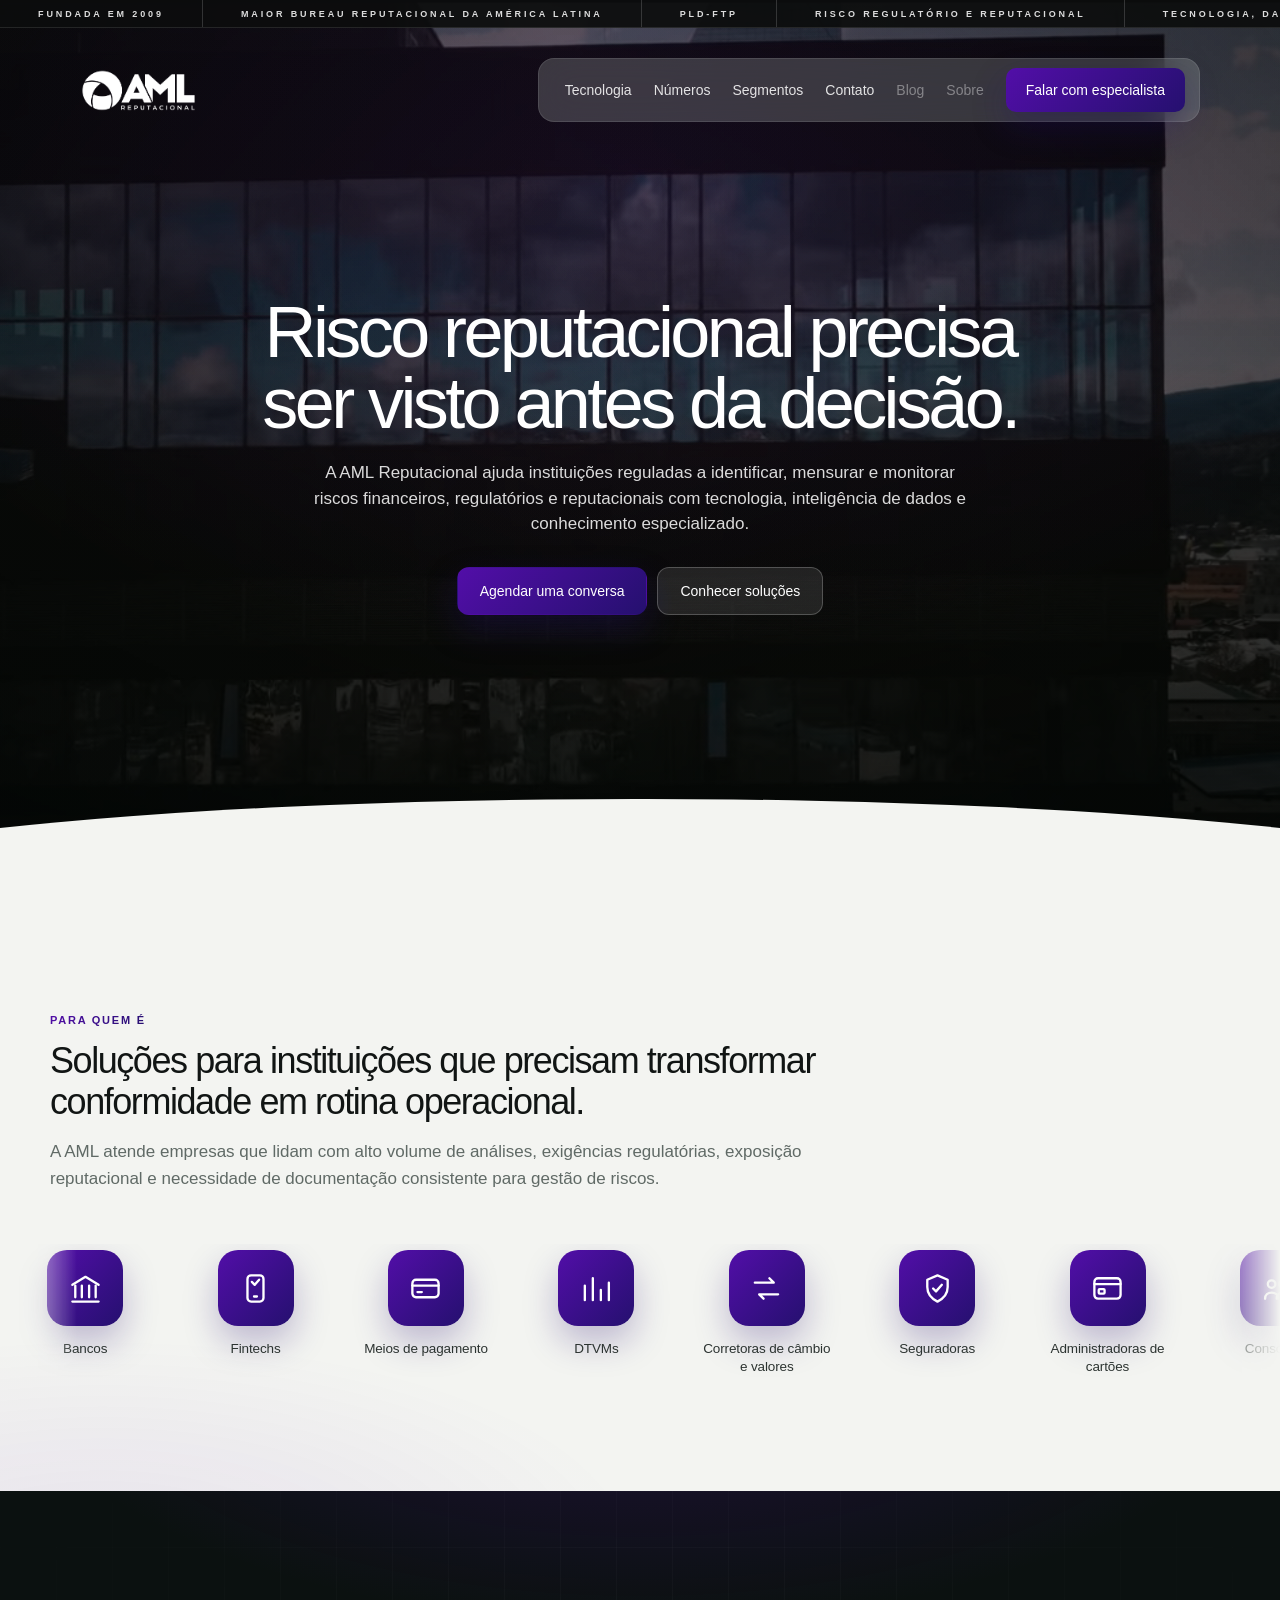
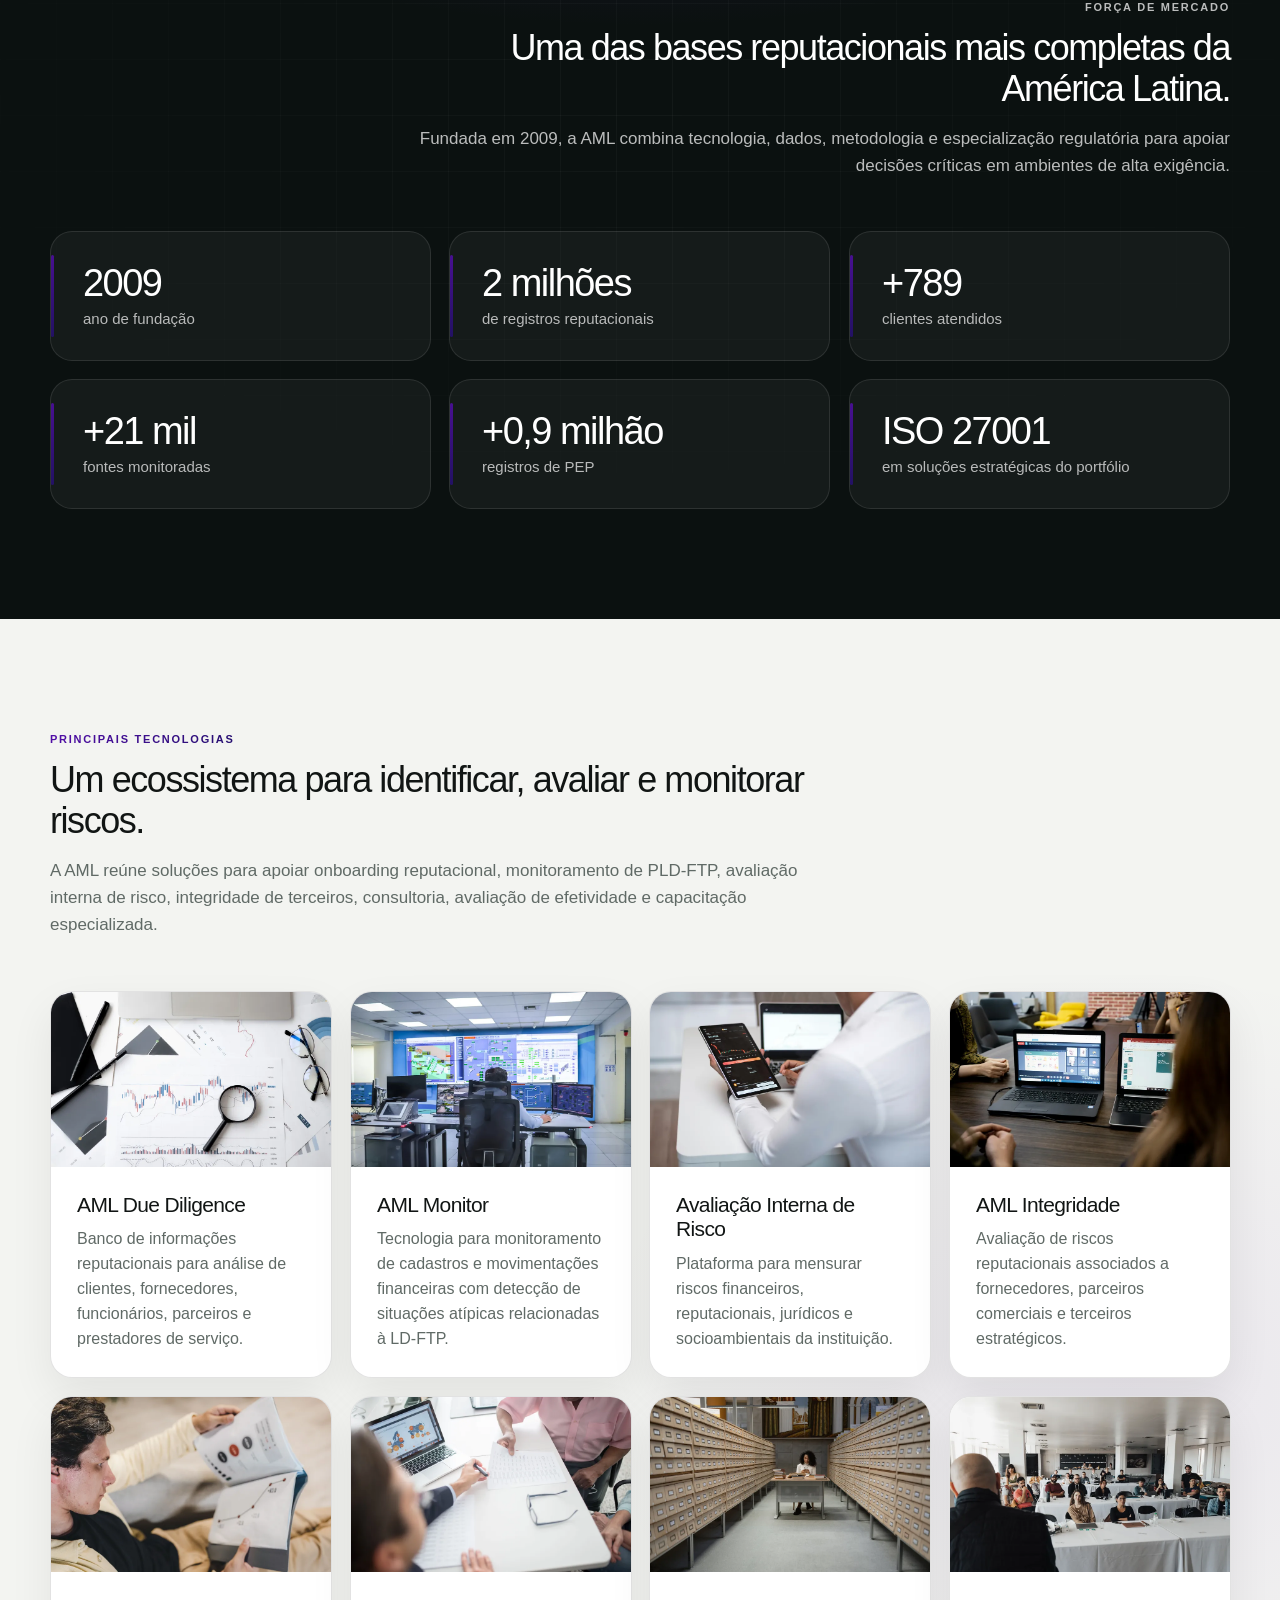
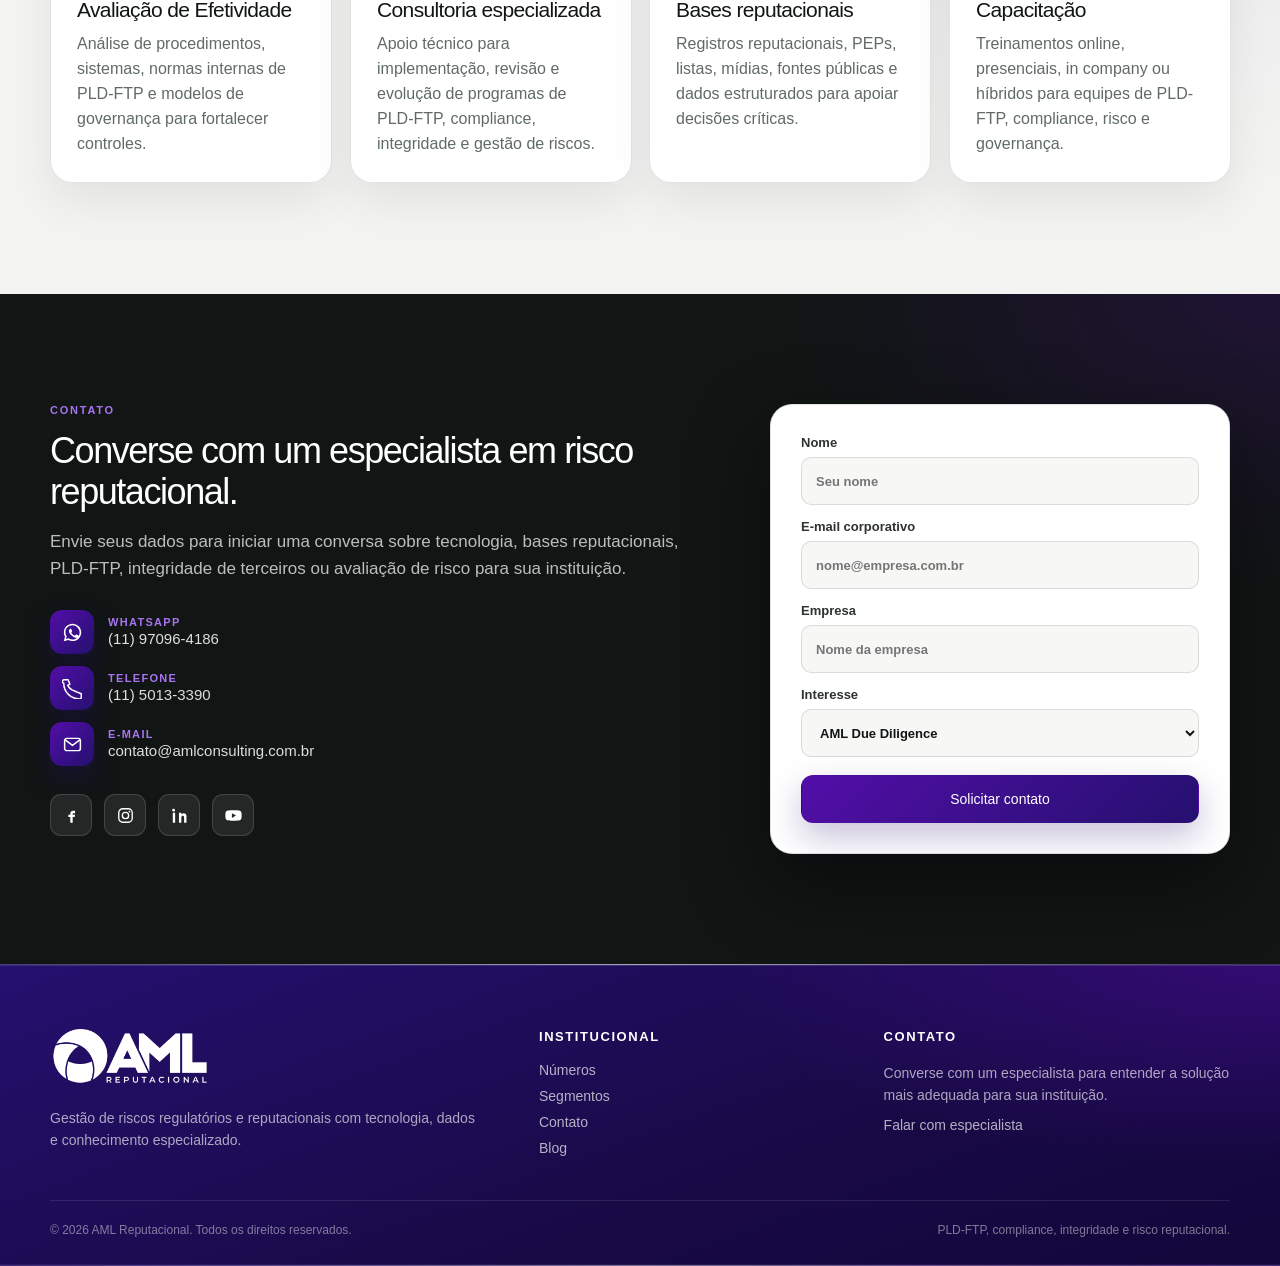
<file: index.html>
<!DOCTYPE html>
<html lang="pt-BR">
<head>
  <meta charset="UTF-8" />
  <meta name="viewport" content="width=device-width, initial-scale=1.0" />
  <title>AML Reputacional | Gestão de riscos regulatórios e reputacionais</title>
  <meta name="description" content="Tecnologia, dados e especialistas para PLD-FTP, integridade e gestão de riscos regulatórios e reputacionais." />
  <meta name="theme-color" content="#050807" />
  <link rel="icon" href="assets/favicon.ico" sizes="any" />
  <link rel="icon" type="image/png" sizes="32x32" href="assets/favicon-32x32.png" />
  <link rel="apple-touch-icon" href="assets/apple-touch-icon.png" />
  <link rel="preload" as="image" href="assets/hero-poster.jpg" fetchpriority="high" />
  <link rel="stylesheet" href="style.css?v=20" />
</head>
<body>
  <main>
    <section id="inicio" class="hero" aria-label="Apresentação AML Reputacional">
      <video class="hero-video" poster="assets/hero-poster.jpg" autoplay muted loop playsinline preload="metadata" aria-hidden="true">
        <source src="assets/hero-video.mp4" type="video/mp4" />
        <source src="assets/hero-video.webm" type="video/webm" />
      </video>
      <div class="hero-overlay" aria-hidden="true"></div>
      <div class="hero-fade" aria-hidden="true"></div>

      <div class="trust-bar" aria-label="Diferenciais da AML">
        <div class="trust-track">
          <span>Fundada em 2009</span>
          <span>Maior bureau reputacional da América Latina</span>
          <span>PLD-FTP</span>
          <span>Risco regulatório e reputacional</span>
          <span>Tecnologia, dados e especialistas</span>
          <span>Inteligência para decisões críticas</span>
          <span>Fundada em 2009</span>
          <span>Maior bureau reputacional da América Latina</span>
          <span>PLD-FTP</span>
          <span>Risco regulatório e reputacional</span>
          <span>Tecnologia, dados e especialistas</span>
          <span>Inteligência para decisões críticas</span>
        </div>
      </div>

      <header class="site-header">
        <a class="brand" href="#inicio" aria-label="AML Reputacional">
          <img src="assets/logo-aml-reputacional-branca.png" alt="AML Reputacional" width="146" height="53" />
        </a>

        <div class="site-menu">
          <button class="nav-toggle" type="button" aria-label="Abrir menu" aria-expanded="false" aria-controls="primary-nav">
            <span></span><span></span><span></span>
          </button>

          <nav class="nav-links" id="primary-nav" aria-label="Menu principal">
            <a href="#solucoes">Tecnologia</a>
            <a href="#forca">Números</a>
            <a href="#segmentos">Segmentos</a>
            <a href="#contato">Contato</a>
            <a href="#" class="disabled" aria-disabled="true">Blog</a>
            <a href="#" class="disabled" aria-disabled="true">Sobre</a>
          </nav>

          <a class="header-cta" href="#contato">Falar com especialista</a>
        </div>
      </header>

      <div class="hero-content">
        <h1>Risco reputacional precisa ser visto antes da decisão.</h1>
        <p class="hero-description">
          A AML Reputacional ajuda instituições reguladas a identificar, mensurar e monitorar riscos financeiros, regulatórios e reputacionais com tecnologia, inteligência de dados e conhecimento especializado.
        </p>
        <div class="hero-actions">
          <a href="#contato" class="button primary">Agendar uma conversa</a>
          <a href="#solucoes" class="button secondary">Conhecer soluções</a>
        </div>
      </div>
    </section>

    <section id="segmentos" class="section segments">
      <div class="container">
        <div class="section-heading compact" data-reveal>
          <p class="eyebrow dark">Para quem é</p>
          <h2>Soluções para instituições que precisam transformar conformidade em rotina operacional.</h2>
          <p>
            A AML atende empresas que lidam com alto volume de análises, exigências regulatórias, exposição reputacional e necessidade de documentação consistente para gestão de riscos.
          </p>
        </div>

      </div>

      <div class="segments-marquee" aria-label="Segmentos atendidos" data-reveal>
        <div class="segments-track" id="segments-track"></div>
      </div>
    </section>

    <section id="forca" class="section proof">
      <div class="container">
        <div class="section-heading compact light align-right" data-reveal>
          <p class="eyebrow light">Força de mercado</p>
          <h2>Uma das bases reputacionais mais completas da América Latina.</h2>
          <p>
            Fundada em 2009, a AML combina tecnologia, dados, metodologia e especialização regulatória para apoiar decisões críticas em ambientes de alta exigência.
          </p>
        </div>

        <div class="metrics-grid" data-reveal-group>
          <div class="metric"><strong data-count="2009" data-suffix="" data-plain="1">2009</strong><span>ano de fundação</span></div>
          <div class="metric"><strong data-count="2" data-suffix=" milhões">2 milhões</strong><span>de registros reputacionais</span></div>
          <div class="metric"><strong data-count="1000" data-prefix="+" data-sep="1">+1.000</strong><span>clientes atendidos</span></div>
          <div class="metric"><strong data-count="26" data-prefix="+" data-suffix=" mil">+26 mil</strong><span>fontes monitoradas</span></div>
          <div class="metric"><strong data-count="1.2" data-prefix="+" data-suffix=" milhão" data-decimals="1">+1,2 milhão</strong><span>registros de PEP</span></div>
          <div class="metric"><strong data-plain="1">ISO 27001</strong><span>em soluções estratégicas do portfólio</span></div>
        </div>
      </div>
    </section>

    <section id="solucoes" class="section solutions">
      <div class="container">
        <div class="section-heading" data-reveal>
          <p class="eyebrow dark">Principais tecnologias</p>
          <h2>Um ecossistema para identificar, avaliar e monitorar riscos.</h2>
          <p>
            A AML reúne soluções para apoiar onboarding reputacional, monitoramento de PLD-FTP, avaliação interna de risco, integridade de terceiros, consultoria, avaliação de efetividade e capacitação especializada.
          </p>
        </div>

        <div class="cards-grid" data-reveal-group>
          <article class="card">
            <figure class="card-media">
              <img src="assets/cards/01-due-diligence.webp" alt="AML Due Diligence" loading="lazy" width="900" height="563" />
            </figure>
            <div class="card-body">
              <h3>AML Due Diligence</h3>
              <p>Banco de informações reputacionais para análise de clientes, fornecedores, funcionários, parceiros e prestadores de serviço.</p>
            </div>
          </article>
          <article class="card">
            <figure class="card-media">
              <img src="assets/cards/02-monitor.webp" alt="AML Monitor" loading="lazy" width="900" height="563" />
            </figure>
            <div class="card-body">
              <h3>AML Monitor</h3>
              <p>Tecnologia para monitoramento de cadastros e movimentações financeiras com detecção de situações atípicas relacionadas à LD-FTP.</p>
            </div>
          </article>
          <article class="card">
            <figure class="card-media">
              <img src="assets/cards/03-avaliacao-risco.webp" alt="Avaliação Interna de Risco" loading="lazy" width="900" height="563" />
            </figure>
            <div class="card-body">
              <h3>Avaliação Interna de Risco</h3>
              <p>Plataforma para mensurar riscos financeiros, reputacionais, jurídicos e socioambientais da instituição.</p>
            </div>
          </article>
          <article class="card">
            <figure class="card-media">
              <img src="assets/cards/04-integridade.webp" alt="AML Integridade" loading="lazy" width="900" height="563" />
            </figure>
            <div class="card-body">
              <h3>AML Integridade</h3>
              <p>Avaliação de riscos reputacionais associados a fornecedores, parceiros comerciais e terceiros estratégicos.</p>
            </div>
          </article>
          <article class="card">
            <figure class="card-media">
              <img src="assets/cards/05-avaliacao-efetividade.webp" alt="Avaliação de Efetividade" loading="lazy" width="900" height="563" />
            </figure>
            <div class="card-body">
              <h3>Avaliação de Efetividade</h3>
              <p>Análise de procedimentos, sistemas, normas internas de PLD-FTP e modelos de governança para fortalecer controles.</p>
            </div>
          </article>
          <article class="card">
            <figure class="card-media">
              <img src="assets/cards/06-consultoria.webp" alt="Consultoria especializada" loading="lazy" width="900" height="563" />
            </figure>
            <div class="card-body">
              <h3>Consultoria especializada</h3>
              <p>Apoio técnico para implementação, revisão e evolução de programas de PLD-FTP, compliance, integridade e gestão de riscos.</p>
            </div>
          </article>
          <article class="card">
            <figure class="card-media">
              <img src="assets/cards/07-bases-reputacionais.webp" alt="Bases reputacionais" loading="lazy" width="900" height="563" />
            </figure>
            <div class="card-body">
              <h3>Bases reputacionais</h3>
              <p>Registros reputacionais, PEPs, listas, mídias, fontes públicas e dados estruturados para apoiar decisões críticas.</p>
            </div>
          </article>
          <article class="card">
            <figure class="card-media">
              <img src="assets/cards/08-capacitacao.webp" alt="Capacitação" loading="lazy" width="900" height="563" />
            </figure>
            <div class="card-body">
              <h3>Capacitação</h3>
              <p>Treinamentos online, presenciais, in company ou híbridos para equipes de PLD-FTP, compliance, risco e governança.</p>
            </div>
          </article>
        </div>
      </div>
    </section>

    <section id="contato" class="section contact">
      <div class="container contact-grid">
        <div data-reveal>
          <p class="eyebrow light">Contato</p>
          <h2>Converse com um especialista em risco reputacional.</h2>
          <p>
            Envie seus dados para iniciar uma conversa sobre tecnologia, bases reputacionais, PLD-FTP, integridade de terceiros ou avaliação de risco para sua instituição.
          </p>

          <ul class="contact-channels">
            <li>
              <a href="https://wa.me/5511970964186" target="_blank" rel="noopener">
                <span class="channel-icon" aria-hidden="true">
                  <svg viewBox="0 0 24 24" fill="currentColor"><path d="M12.04 2C6.58 2 2.13 6.45 2.13 11.91c0 1.75.46 3.45 1.32 4.95L2 22l5.25-1.38a9.9 9.9 0 0 0 4.79 1.22h.01c5.46 0 9.91-4.45 9.91-9.91 0-2.65-1.03-5.14-2.9-7.01A9.82 9.82 0 0 0 12.04 2Zm0 1.8c2.16 0 4.19.84 5.72 2.37a8.06 8.06 0 0 1 2.37 5.72c0 4.46-3.63 8.09-8.1 8.09a8.1 8.1 0 0 1-4.13-1.13l-.3-.18-3.12.82.83-3.04-.19-.31a8.05 8.05 0 0 1-1.24-4.3c0-4.46 3.63-8.09 8.1-8.09l-.64-.66Zm-2.47 4.04c-.18 0-.47.07-.72.34-.25.27-.95.93-.95 2.27s.97 2.63 1.11 2.81c.14.18 1.92 2.93 4.66 4.11.65.28 1.16.45 1.55.58.65.21 1.25.18 1.72.11.52-.08 1.62-.66 1.85-1.3.23-.64.23-1.18.16-1.3-.07-.11-.25-.18-.53-.32-.27-.14-1.62-.8-1.87-.89-.25-.09-.43-.14-.62.14-.18.27-.71.89-.87 1.07-.16.18-.32.2-.59.07-.27-.14-1.15-.42-2.19-1.35-.81-.72-1.36-1.62-1.52-1.89-.16-.27-.02-.42.12-.55.12-.12.27-.32.41-.48.13-.16.18-.27.27-.46.09-.18.05-.34-.02-.48-.07-.14-.62-1.49-.85-2.04-.22-.53-.45-.46-.62-.47l-.53-.01Z"/></svg>
                </span>
                <span class="channel-text"><strong>WhatsApp</strong>(11) 97096-4186</span>
              </a>
            </li>
            <li>
              <a href="tel:+551150133390">
                <span class="channel-icon" aria-hidden="true">
                  <svg viewBox="0 0 24 24" fill="none" stroke="currentColor" stroke-width="1.7" stroke-linecap="round" stroke-linejoin="round"><path d="M4 4h4l2 5-2.5 1.5a11 11 0 0 0 5 5L18 18l5 2v4a2 2 0 0 1-2 2A18 18 0 0 1 3 8a2 2 0 0 1 1-4Z" transform="translate(-1 -2)"/></svg>
                </span>
                <span class="channel-text"><strong>Telefone</strong>(11) 5013-3390</span>
              </a>
            </li>
            <li>
              <a href="mailto:contato@amlconsulting.com.br">
                <span class="channel-icon" aria-hidden="true">
                  <svg viewBox="0 0 24 24" fill="none" stroke="currentColor" stroke-width="1.7" stroke-linecap="round" stroke-linejoin="round"><rect x="3" y="5" width="18" height="14" rx="2.5"/><path d="m4 7 8 6 8-6"/></svg>
                </span>
                <span class="channel-text"><strong>E-mail</strong>contato@amlconsulting.com.br</span>
              </a>
            </li>
          </ul>

          <div class="contact-social" aria-label="Redes sociais">
            <a href="#" aria-label="Facebook">
              <svg viewBox="0 0 24 24" fill="currentColor" aria-hidden="true"><path d="M14 9h2.5V6H14c-2.2 0-3.5 1.4-3.5 3.6V11H8v3h2.5v7h3v-7H16l.5-3h-3V9.8c0-.6.3-.8.9-.8Z"/></svg>
            </a>
            <a href="#" aria-label="Instagram">
              <svg viewBox="0 0 24 24" fill="none" stroke="currentColor" stroke-width="1.7"><rect x="3.5" y="3.5" width="17" height="17" rx="5"/><circle cx="12" cy="12" r="4"/><circle cx="17" cy="7" r="1.1" fill="currentColor" stroke="none"/></svg>
            </a>
            <a href="#" aria-label="LinkedIn">
              <svg viewBox="0 0 24 24" fill="currentColor" aria-hidden="true"><path d="M6.5 8.5h-3V21h3V8.5ZM5 3.5A1.8 1.8 0 1 0 5 7a1.8 1.8 0 0 0 0-3.5ZM21 13.6c0-3-1.6-4.4-3.8-4.4-1.7 0-2.5.95-2.9 1.6V8.5h-3V21h3v-6.6c0-1.4.8-2.1 1.8-2.1s1.7.7 1.7 2.1V21h3v-7.4Z"/></svg>
            </a>
            <a href="#" aria-label="YouTube">
              <svg viewBox="0 0 24 24" fill="currentColor" aria-hidden="true"><path d="M22 8.2a3 3 0 0 0-2.1-2.1C18 5.5 12 5.5 12 5.5s-6 0-7.9.6A3 3 0 0 0 2 8.2 31 31 0 0 0 1.7 12 31 31 0 0 0 2 15.8a3 3 0 0 0 2.1 2.1c1.9.6 7.9.6 7.9.6s6 0 7.9-.6a3 3 0 0 0 2.1-2.1c.3-1.2.3-3.8.3-3.8s0-2.6-.3-3.8ZM10 15V9l5.2 3-5.2 3Z"/></svg>
            </a>
          </div>
        </div>

        <form class="form" data-reveal>
          <label>Nome<input type="text" name="nome" placeholder="Seu nome" /></label>
          <label>E-mail corporativo<input type="email" name="email" placeholder="nome@empresa.com.br" /></label>
          <label>Empresa<input type="text" name="empresa" placeholder="Nome da empresa" /></label>
          <label>Interesse
            <select name="interesse">
              <option>AML Due Diligence</option>
              <option>AML Monitor</option>
              <option>Avaliação Interna de Risco</option>
              <option>AML Integridade</option>
              <option>Avaliação de Efetividade</option>
              <option>Consultoria especializada</option>
              <option>Bases reputacionais</option>
              <option>Capacitação</option>
              <option>Outros</option>
            </select>
          </label>
          <button class="button form-button" type="button">Solicitar contato</button>
        </form>
      </div>
    </section>
  </main>

  <footer class="footer">
    <div class="container footer-grid">
      <div class="footer-brand">
        <img src="assets/logo-aml-reputacional-branca.png" alt="AML Reputacional" width="160" height="58" loading="lazy" />
        <p>Gestão de riscos regulatórios e reputacionais com tecnologia, dados e conhecimento especializado.</p>
      </div>

      <div class="footer-column">
        <h4>Institucional</h4>
        <a href="#forca">Números</a>
        <a href="#segmentos">Segmentos</a>
        <a href="#contato">Contato</a>
        <a href="#">Blog</a>
      </div>

      <div class="footer-column">
        <h4>Contato</h4>
        <p>Converse com um especialista para entender a solução mais adequada para sua instituição.</p>
        <a href="#contato">Falar com especialista</a>
      </div>
    </div>

    <div class="container footer-bottom">
      <span>© 2026 AML Reputacional. Todos os direitos reservados.</span>
      <span>PLD-FTP, compliance, integridade e risco reputacional.</span>
    </div>
  </footer>

  <script>
  (function () {
    "use strict";
    var reduce = window.matchMedia("(prefers-reduced-motion: reduce)").matches;

    /* ---------- Segments infinite marquee ----------
       Minimalist line icons (24x24, currentColor stroke) per segment. */
    var SEGMENTS = [
      { label: "Bancos", icon: '<path d="M3 9.5 12 4l9 5.5"/><path d="M5 10v8M9.5 10v8M14.5 10v8M19 10v8"/><path d="M3 21h18"/>' },
      { label: "Fintechs", icon: '<rect x="6.5" y="3" width="11" height="18" rx="2.5"/><path d="M9.5 7.5l2 2 3-3.5"/><path d="M11 17.5h2"/>' },
      { label: "Meios de pagamento", icon: '<rect x="3" y="6" width="18" height="12" rx="2.5"/><path d="M3 10h18"/><path d="M6.5 14.5h3"/>' },
      { label: "DTVMs", icon: '<path d="M4 20V10M9.5 20V5M15 20v-7M20.5 20V8"/>' },
      { label: "Corretoras de câmbio e valores", icon: '<path d="M4 8h13l-3-3M20 16H7l3 3"/>' },
      { label: "Seguradoras", icon: '<path d="M12 3l7 3v5c0 4.5-3 8-7 10-4-2-7-5.5-7-10V6z"/><path d="M9 12l2 2 4-4.5"/>' },
      { label: "Administradoras de cartões", icon: '<rect x="3" y="5" width="18" height="14" rx="2.5"/><path d="M3 9h18"/><rect x="6" y="12.5" width="4" height="3" rx="0.6"/>' },
      { label: "Consórcios", icon: '<circle cx="8" cy="9" r="2.6"/><circle cx="16" cy="9" r="2.6"/><path d="M3.5 19c0-2.6 2-4.2 4.5-4.2S12.5 16.4 12.5 19M11.5 19c0-2.6 2-4.2 4.5-4.2s4.5 1.6 4.5 4.2"/>' },
      { label: "Capitalização", icon: '<path d="M4 11c0-3 3-5 7-5 1.5 0 2.8.3 4 .8L18.5 5 19 9c.7.8 1 1.8 1 2.8 0 3.4-3.5 5.7-8 5.7-1 0-2-.1-2.9-.4L7 19v-2.4C5.2 15.5 4 13.4 4 11Z"/><path d="M8 9.5h.01"/>' },
      { label: "Assets e resseguradoras", icon: '<path d="M12 3l8 4-8 4-8-4z"/><path d="M4 11.5l8 4 8-4M4 16l8 4 8-4"/>' },
      { label: "Previdência complementar", icon: '<circle cx="12" cy="12" r="8"/><path d="M12 7.5V12l3 2"/>' },
      { label: "Crédito e financiamento", icon: '<circle cx="12" cy="12" r="8"/><path d="M12 7v10M14.4 9.2c-.5-.9-1.4-1.2-2.4-1.2-1.4 0-2.4.8-2.4 1.9 0 2.6 5 1.4 5 4.1 0 1.2-1.1 2-2.6 2-1.1 0-2.1-.4-2.6-1.3"/>' }
    ];
    var track = document.getElementById("segments-track");
    if (track) {
      var buildSegment = function (s) {
        return '<div class="segment"><span class="segment-icon">' +
          '<svg viewBox="0 0 24 24" fill="none" stroke="currentColor" stroke-width="1.6" ' +
          'stroke-linecap="round" stroke-linejoin="round" aria-hidden="true">' + s.icon + '</svg>' +
          '</span><span class="segment-label">' + s.label + '</span></div>';
      };
      var html = SEGMENTS.map(buildSegment).join("");
      track.innerHTML = html + html; // duplicate for seamless loop
      if (reduce) track.style.animation = "none";
    }

    /* ---------- Mobile menu ---------- */
    var menu = document.querySelector(".site-menu");
    var toggle = document.querySelector(".nav-toggle");
    var nav = document.getElementById("primary-nav");
    if (toggle && nav && menu) {
      var setMenu = function (open) {
        menu.classList.toggle("is-open", open);
        toggle.setAttribute("aria-expanded", String(open));
        toggle.setAttribute("aria-label", open ? "Fechar menu" : "Abrir menu");
      };
      toggle.addEventListener("click", function () {
        setMenu(toggle.getAttribute("aria-expanded") !== "true");
      });
      nav.addEventListener("click", function (e) {
        if (e.target.closest("a")) setMenu(false);
      });
      document.addEventListener("keydown", function (e) {
        if (e.key === "Escape") setMenu(false);
      });
      document.addEventListener("click", function (e) {
        if (menu.classList.contains("is-open") && !menu.contains(e.target)) setMenu(false);
      });
    }

    /* ---------- Reveal on scroll ---------- */
    var revealEls = document.querySelectorAll("[data-reveal], [data-reveal-group] > *");
    if (reduce || !("IntersectionObserver" in window)) {
      revealEls.forEach(function (el) { el.classList.add("is-visible"); });
    } else {
      document.documentElement.classList.add("reveal-ready");
      document.querySelectorAll("[data-reveal-group]").forEach(function (group) {
        Array.prototype.forEach.call(group.children, function (child, i) {
          child.style.setProperty("--reveal-delay", (i % 8) * 70 + "ms");
        });
      });
      var io = new IntersectionObserver(function (entries) {
        entries.forEach(function (entry) {
          if (entry.isIntersecting) {
            entry.target.classList.add("is-visible");
            io.unobserve(entry.target);
          }
        });
      }, { threshold: 0.16, rootMargin: "0px 0px -8% 0px" });
      revealEls.forEach(function (el) { io.observe(el); });
    }

    /* ---------- Count-up metrics ---------- */
    var formatNumber = function (value, decimals, sep) {
      var fixed = value.toFixed(decimals);
      if (decimals > 0) fixed = fixed.replace(".", ",");
      if (sep) fixed = fixed.replace(/\B(?=(\d{3})+(?!\d))/g, ".");
      return fixed;
    };
    var runCount = function (el) {
      if (el.dataset.plain) return;
      var target = parseFloat(el.dataset.count);
      if (isNaN(target)) return;
      var decimals = parseInt(el.dataset.decimals || "0", 10);
      var sep = el.dataset.sep === "1";
      var prefix = el.dataset.prefix || "";
      var suffix = el.dataset.suffix || "";
      if (reduce) {
        el.textContent = prefix + formatNumber(target, decimals, sep) + suffix;
        return;
      }
      var start = null, dur = 1400;
      var step = function (ts) {
        if (!start) start = ts;
        var p = Math.min((ts - start) / dur, 1);
        var eased = 1 - Math.pow(1 - p, 3);
        el.textContent = prefix + formatNumber(target * eased, decimals, sep) + suffix;
        if (p < 1) requestAnimationFrame(step);
      };
      requestAnimationFrame(step);
    };
    var counters = document.querySelectorAll("[data-count], [data-plain]");
    if (counters.length) {
      if (!("IntersectionObserver" in window)) {
        counters.forEach(runCount);
      } else {
        var co = new IntersectionObserver(function (entries) {
          entries.forEach(function (entry) {
            if (entry.isIntersecting) { runCount(entry.target); co.unobserve(entry.target); }
          });
        }, { threshold: 0.6 });
        counters.forEach(function (el) { co.observe(el); });
      }
    }
  })();
  </script>
</body>
</html>
</file>
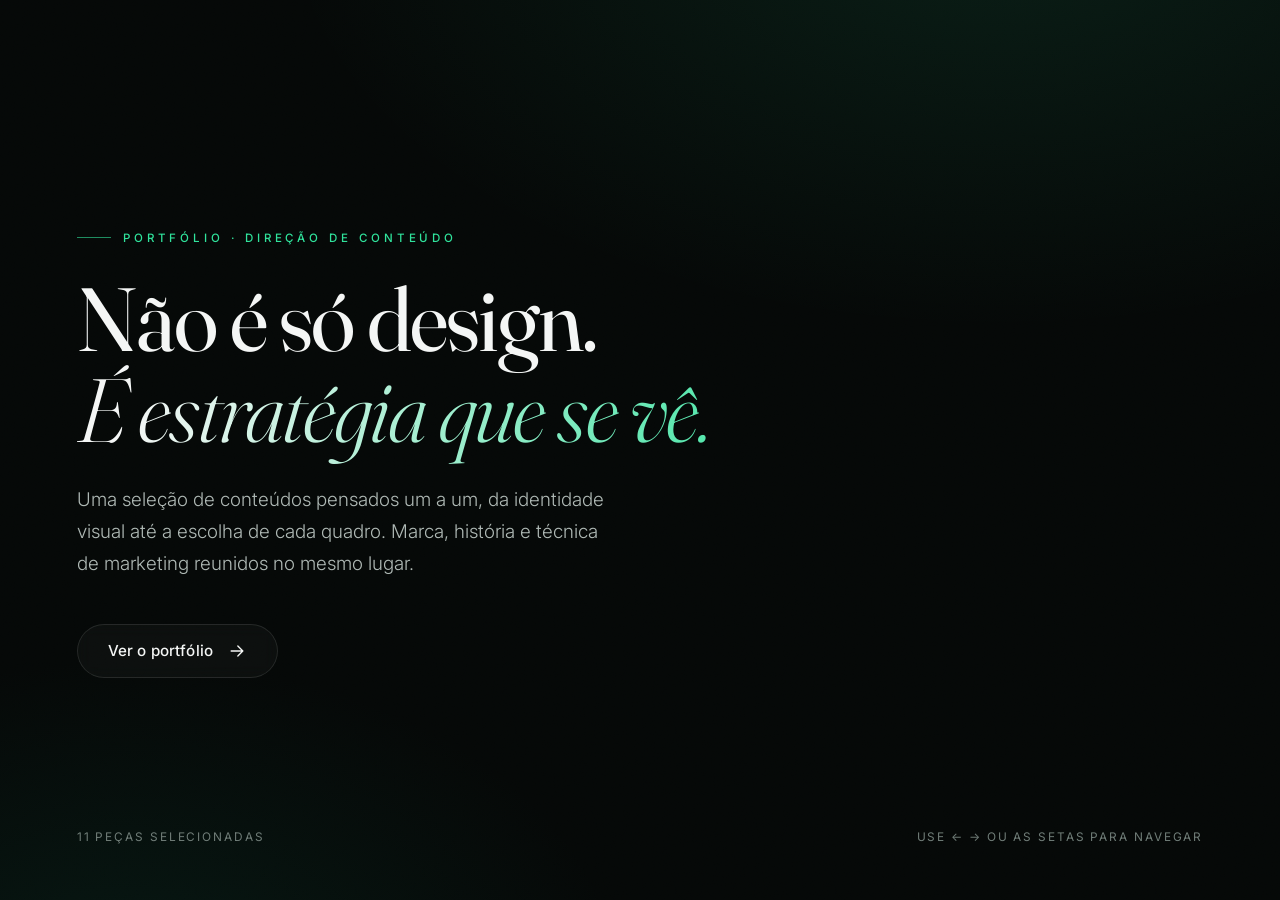
<file: portifolio.html>
<!DOCTYPE html>
<html lang="pt-BR">
<head>
  <meta charset="UTF-8" />
  <meta name="viewport" content="width=device-width, initial-scale=1.0, viewport-fit=cover" />
  <title>Portfólio · Direção de conteúdo & design audiovisual</title>
  <meta name="description" content="Portfólio de conteúdo audiovisual: branding, daily vlog e carrosséis editoriais. Estratégia, técnica e direção de arte." />
  <meta name="theme-color" content="#050807" />
  <meta name="robots" content="noindex, nofollow" />
  <link rel="icon" href="assets/favicon.ico" sizes="any" />
  <link rel="icon" type="image/png" sizes="32x32" href="assets/favicon-32x32.png" />
  <link rel="apple-touch-icon" href="assets/apple-touch-icon.png" />
  <link rel="preconnect" href="https://fonts.googleapis.com" />
  <link rel="preconnect" href="https://fonts.gstatic.com" crossorigin />
  <link href="https://fonts.googleapis.com/css2?family=Fraunces:ital,opsz,wght@0,9..144,400;0,9..144,500;1,9..144,300&family=Inter:wght@300;400;500&display=swap" rel="stylesheet" />
  <link rel="preload" as="image" href="assets/Portifolio/web/insta_aml.jpg" fetchpriority="high" />
  <link rel="stylesheet" href="portifolio.css?v=10" />
</head>
<body>
  <div class="grain" aria-hidden="true"></div>

  <!-- Intro / capa -->
  <header class="intro" id="intro">
    <div class="intro-inner">
      <p class="intro-eyebrow">Portfólio · Direção de conteúdo</p>
      <h1 class="intro-title">Não é só design.<br /><em>É estratégia que se vê.</em></h1>
      <p class="intro-lead">
        Uma seleção de conteúdos pensados um a um, da identidade visual até a escolha
        de cada quadro. Marca, história e técnica de marketing reunidos no mesmo lugar.
      </p>
      <button class="intro-cta" type="button" id="enter">
        <span>Ver o portfólio</span>
        <svg viewBox="0 0 24 24" aria-hidden="true"><path d="M5 12h14M13 6l6 6-6 6" fill="none" stroke="currentColor" stroke-width="1.6" stroke-linecap="round" stroke-linejoin="round"/></svg>
      </button>
    </div>
    <div class="intro-meta">
      <span id="intro-count">Carregando…</span>
      <span>Use ← → ou as setas para navegar</span>
    </div>
  </header>

  <!-- Deck de portfólio -->
  <main class="deck" id="deck" aria-label="Portfólio" hidden>
    <div class="deck-progress" aria-hidden="true"><span id="progress-bar"></span></div>

    <button class="nav-arrow nav-prev" type="button" id="prev" aria-label="Peça anterior">
      <svg viewBox="0 0 24 24" aria-hidden="true"><path d="M15 6l-6 6 6 6" fill="none" stroke="currentColor" stroke-width="1.7" stroke-linecap="round" stroke-linejoin="round"/></svg>
    </button>
    <button class="nav-arrow nav-next" type="button" id="next" aria-label="Próxima peça">
      <svg viewBox="0 0 24 24" aria-hidden="true"><path d="M9 6l6 6-6 6" fill="none" stroke="currentColor" stroke-width="1.7" stroke-linecap="round" stroke-linejoin="round"/></svg>
    </button>

    <div class="stage" id="stage"><!-- slides injected --></div>

    <footer class="deck-footer">
      <span class="deck-index"><b id="cur">01</b> / <span id="total">00</span></span>
      <span class="deck-label" id="deck-label"></span>
      <div class="deck-dots" id="dots" role="tablist" aria-label="Navegação entre peças"></div>
    </footer>
  </main>

  <script src="portifolio.js?v=10"></script>
</body>
</html>
</file>
<file: style.css>
/* =========================================================
   AML Reputacional — Design System
   Mobile-first. Dark hero, editorial light sections.
   ========================================================= */

:root {
  --bg: #f3f4f1;
  --paper: #ffffff;
  --ink: #111514;
  --muted: #606a66;
  --line: rgba(17, 21, 20, 0.12);
  --dark: #0b1110;
  --brand-start: #520ea8;
  --brand-end: #25106f;
  --brand-gradient: linear-gradient(135deg, var(--brand-start) 0%, var(--brand-end) 100%);
  --brand-solid: #520ea8;
  /* Lighter tint of the brand purple — for accents on dark backgrounds */
  --brand-accent: #a974f0;
  --brand-accent-rgb: 169, 116, 240;
  --radius: 22px;
  --ease: cubic-bezier(0.22, 1, 0.36, 1);
  --shadow-card: 0 18px 44px rgba(17, 21, 20, 0.07);
  --shadow-card-hover: 0 28px 70px rgba(37, 16, 111, 0.16);
  --shadow-dark: 0 30px 80px rgba(0, 0, 0, 0.45);
}

* { box-sizing: border-box; }

html {
  scroll-behavior: smooth;
  -webkit-text-size-adjust: 100%;
  /* Safety net: never allow horizontal scroll on any device */
  overflow-x: hidden;
}

body {
  margin: 0;
  width: 100%;
  max-width: 100%;
  overflow-x: hidden;
  font-family: "Helvetica Neue", Helvetica, Arial, sans-serif;
  color: var(--ink);
  background: var(--bg);
  -webkit-font-smoothing: antialiased;
  text-rendering: optimizeLegibility;
}

a { color: inherit; text-decoration: none; }
h1, h2, h3, p { margin-top: 0; }
img { max-width: 100%; }

/* =========================================================
   HERO
   ========================================================= */
.hero {
  position: relative;
  min-height: 100vh;
  min-height: 100svh;
  overflow: hidden;
  display: flex;
  align-items: center;
  justify-content: center;
  padding: 120px clamp(18px, 5vw, 72px) 80px;
  isolation: isolate;
  background: #050807;
}

.hero-video {
  position: absolute;
  inset: 0;
  width: 100%;
  height: 100%;
  object-fit: cover;
  z-index: -3;
  filter: saturate(0.78) brightness(0.78) contrast(1.04);
}

.hero-overlay {
  position: absolute;
  inset: 0;
  z-index: -2;
  background:
    radial-gradient(120% 90% at 50% 18%, rgba(82, 14, 168, 0.12) 0%, transparent 60%),
    linear-gradient(90deg, rgba(2, 6, 5, 0.62) 0%, rgba(2, 6, 5, 0.30) 44%, rgba(2, 6, 5, 0.56) 100%),
    linear-gradient(180deg, rgba(2, 6, 5, 0.34) 0%, rgba(2, 6, 5, 0.08) 40%, rgba(2, 6, 5, 0.78) 100%);
}

/* Organic transition: curved edge of the page rising over the video.
   No color fade — a clean concave curve only. */
.hero-fade {
  position: absolute;
  left: -5%;
  right: -5%;
  bottom: -1px;
  height: clamp(60px, 8vw, 110px);
  z-index: 1;
  pointer-events: none;
  background: var(--bg);
  border-radius: 50% 50% 0 0 / 100% 100% 0 0;
  transform: scaleX(1.3);
}

/* Trust bar */
.trust-bar {
  position: absolute;
  top: 0;
  left: 0;
  right: 0;
  z-index: 8;
  height: 28px;
  overflow: hidden;
  display: flex;
  align-items: center;
  background: rgba(13, 14, 14, 0.92);
  color: rgba(255, 255, 255, 0.86);
  border-bottom: 1px solid rgba(255, 255, 255, 0.1);
  font-size: 9px;
  font-weight: 700;
  text-transform: uppercase;
  letter-spacing: 0.32em;
  white-space: nowrap;
}
.trust-track {
  display: flex;
  align-items: center;
  min-width: max-content;
  animation: trustScroll 34s linear infinite;
}
.trust-track span {
  flex: 0 0 auto;
  display: inline-flex;
  align-items: center;
  min-height: 28px;
  padding: 0 38px;
  border-right: 1px solid rgba(255, 255, 255, 0.16);
}
@keyframes trustScroll {
  from { transform: translateX(0); }
  to { transform: translateX(-50%); }
}

/* =========================================================
   HEADER
   ========================================================= */
.site-header {
  position: absolute;
  z-index: 20;
  top: 50px;
  left: 50%;
  transform: translateX(-50%);
  width: min(1120px, calc(100% - 28px));
  /* Transparent wrapper: logo (outside) on the left, menu bar on the right */
  display: flex;
  align-items: flex-start;
  justify-content: space-between;
  gap: 14px;
  color: #ffffff;
}

.brand {
  display: flex;
  align-items: center;
  flex: 0 0 auto;
  /* vertically center the logo against the menu bar height */
  min-height: 58px;
}
.brand img {
  width: 94px;
  height: auto;
  display: block;
  /* nudge the logo down a touch to align optically with the menu bar */
  transform: translateY(2px);
}

/* The menu bar — the glass surface that wraps toggle + nav + CTA */
.site-menu {
  flex: 0 0 auto;
  /* Mobile-first: explicit areas so the bar row NEVER reflows.
     Row 1: [toggle] [cta]   Row 2: [nav dropdown, full width] */
  display: grid;
  grid-template-columns: auto auto;
  grid-template-areas:
    "toggle cta"
    "nav    nav";
  align-items: center;
  column-gap: 8px;
  padding: 9px 10px;
  background: rgba(208, 216, 212, 0.22);
  border: 1px solid rgba(255, 255, 255, 0.1);
  border-radius: 16px;
  backdrop-filter: blur(18px) saturate(1.1);
  -webkit-backdrop-filter: blur(18px) saturate(1.1);
}

.nav-toggle { grid-area: toggle; }
.header-cta { grid-area: cta; }
.nav-links { grid-area: nav; }

.nav-links {
  /* Mobile: full-width dropdown row under the header bar */
  display: flex;
  flex-direction: column;
  align-items: stretch;
  color: rgba(255, 255, 255, 0.9);
  font-size: 15px;
  font-weight: 500;
}
.nav-links a {
  position: relative;
  padding: 4px 0;
  transition: color 0.25s var(--ease);
}
.nav-links a:not(.disabled)::after {
  content: "";
  position: absolute;
  left: 0;
  bottom: -2px;
  width: 100%;
  height: 1.5px;
  background: var(--brand-accent);
  transform: scaleX(0);
  transform-origin: left;
  transition: transform 0.3s var(--ease);
}
.nav-links a:not(.disabled):hover { color: #ffffff; }
.nav-links a:not(.disabled):hover::after { transform: scaleX(1); }
.nav-links .disabled { opacity: 0.45; cursor: default; }

.header-cta {
  display: inline-flex;
  align-items: center;
  justify-content: center;
  height: 40px;
  padding: 0 16px;
  border-radius: 10px;
  background: var(--brand-gradient);
  color: #ffffff;
  box-shadow: 0 14px 34px rgba(37, 16, 111, 0.3);
  font-size: 12.5px;
  font-weight: 500;
  white-space: nowrap;
  transition: transform 0.25s var(--ease), box-shadow 0.25s var(--ease);
}
.header-cta:hover {
  transform: translateY(-1px);
  box-shadow: 0 20px 44px rgba(37, 16, 111, 0.42);
}

/* Hamburger — perfectly square, matches CTA height */
.nav-toggle {
  display: inline-flex;
  flex-direction: column;
  justify-content: center;
  align-items: center;
  gap: 4.5px;
  width: 40px;
  height: 40px;
  padding: 0;
  border: 1px solid rgba(255, 255, 255, 0.22);
  border-radius: 10px;
  background: rgba(255, 255, 255, 0.08);
  cursor: pointer;
  -webkit-tap-highlight-color: transparent;
  transition: background 0.25s var(--ease);
}
.nav-toggle:hover { background: rgba(255, 255, 255, 0.16); }
.nav-toggle span {
  display: block;
  height: 1.5px;
  width: 17px;
  background: #ffffff;
  border-radius: 2px;
  transition: transform 0.3s var(--ease), opacity 0.2s var(--ease);
}
.site-menu.is-open .nav-toggle span:nth-child(1) { transform: translateY(6px) rotate(45deg); }
.site-menu.is-open .nav-toggle span:nth-child(2) { opacity: 0; }
.site-menu.is-open .nav-toggle span:nth-child(3) { transform: translateY(-6px) rotate(-45deg); }

/* =========================================================
   HERO CONTENT
   ========================================================= */
.hero-content {
  position: relative;
  z-index: 5;
  width: min(850px, 100%);
  text-align: center;
  color: #ffffff;
  animation: heroIn 0.9s var(--ease) both;
}
@keyframes heroIn {
  from { opacity: 0; transform: translateY(22px); }
  to { opacity: 1; transform: translateY(0); }
}

/* High specificity so it beats `.section-heading p` (which set a larger size) */
p.eyebrow,
.section-heading p.eyebrow {
  margin: 0 0 14px;
  color: rgba(255, 255, 255, 0.7);
  font-size: 11px;
  font-weight: 600;
  letter-spacing: 0.16em;
  line-height: 1.2;
  text-transform: uppercase;
}
.eyebrow.dark {
  display: inline-block;
  color: var(--brand-solid);
  background: var(--brand-gradient);
  -webkit-background-clip: text;
  background-clip: text;
  -webkit-text-fill-color: transparent;
}
.eyebrow.light { color: var(--brand-accent); }

h1 {
  max-width: 860px;
  margin: 0 auto 22px;
  font-size: clamp(36px, 8vw, 72px);
  line-height: 0.98;
  letter-spacing: -0.05em;
  font-weight: 500;
}

.hero-description {
  max-width: 660px;
  margin: 0 auto;
  color: rgba(255, 255, 255, 0.85);
  font-size: clamp(15px, 4vw, 17px);
  line-height: 1.5;
}

.hero-actions {
  display: flex;
  justify-content: center;
  gap: 10px;
  margin-top: 30px;
}

.button {
  display: inline-flex;
  align-items: center;
  justify-content: center;
  min-height: 48px;
  padding: 0 22px;
  border-radius: 12px;
  font-size: 14px;
  font-weight: 500;
  border: 1px solid transparent;
  cursor: pointer;
  transition: transform 0.25s var(--ease), box-shadow 0.25s var(--ease), background 0.25s var(--ease);
}
.button.primary {
  background: var(--brand-gradient);
  color: #ffffff;
  box-shadow: 0 14px 34px rgba(37, 16, 111, 0.3);
}
.button.primary:hover {
  transform: translateY(-2px);
  box-shadow: 0 22px 48px rgba(37, 16, 111, 0.45);
}
.button.secondary {
  color: #ffffff;
  background: rgba(255, 255, 255, 0.1);
  border-color: rgba(255, 255, 255, 0.22);
  backdrop-filter: blur(6px);
  -webkit-backdrop-filter: blur(6px);
}
.button.secondary:hover {
  background: rgba(255, 255, 255, 0.18);
  transform: translateY(-2px);
}

/* =========================================================
   LAYOUT + SECTIONS
   ========================================================= */
.container {
  width: min(1180px, calc(100% - 36px));
  margin: 0 auto;
}
.section {
  position: relative;
  padding: clamp(64px, 11vw, 110px) 0;
}
.section-heading { max-width: 760px; margin-bottom: clamp(34px, 5vw, 52px); }
.section-heading.compact { max-width: 820px; }
/* Alternate alignment for editorial rhythm (large screens only) */
@media (min-width: 760px) {
  .section-heading.align-right {
    margin-left: auto;
    text-align: right;
  }
}

h2 {
  margin-bottom: 16px;
  font-size: clamp(22px, 3.8vw, 36px);
  line-height: 1.12;
  letter-spacing: -0.04em;
  font-weight: 500;
}
h3 {
  margin-bottom: 10px;
  font-size: clamp(18px, 4vw, 21px);
  line-height: 1.18;
  letter-spacing: -0.03em;
  font-weight: 500;
}
.section-heading p {
  color: var(--muted);
  font-size: clamp(15px, 3.6vw, 17px);
  line-height: 1.6;
}

/* ---------- Solutions ---------- */
.solutions {
  position: relative;
  background:
    radial-gradient(70% 55% at 88% 60%, rgba(82, 14, 168, 0.06) 0%, transparent 60%),
    var(--bg);
}

/* Segments — first light section after the hero; top stays clean --bg so the
   hero curve meets a seamless edge (tint kept to the lower-left corner). */
.segments {
  position: relative;
  background:
    radial-gradient(70% 60% at 8% 110%, rgba(82, 14, 168, 0.08) 0%, transparent 60%),
    var(--bg);
}

.cards-grid {
  display: grid;
  grid-template-columns: 1fr;
  gap: 14px;
}

.card {
  position: relative;
  display: flex;
  flex-direction: column;
  background: var(--paper);
  border: 1px solid var(--line);
  border-radius: var(--radius);
  box-shadow: var(--shadow-card);
  overflow: hidden;
  transition: transform 0.4s var(--ease), box-shadow 0.4s var(--ease), border-color 0.4s var(--ease);
}
.card::before {
  content: "";
  position: absolute;
  inset: 0;
  border-radius: inherit;
  padding: 1px;
  background: linear-gradient(135deg, rgba(82, 14, 168, 0.5), rgba(37, 16, 111, 0));
  -webkit-mask: linear-gradient(#000 0 0) content-box, linear-gradient(#000 0 0);
  -webkit-mask-composite: xor;
  mask-composite: exclude;
  opacity: 0;
  transition: opacity 0.4s var(--ease);
  pointer-events: none;
  z-index: 2;
}
.card:hover {
  transform: translateY(-6px);
  box-shadow: var(--shadow-card-hover);
  border-color: transparent;
}
.card:hover::before { opacity: 1; }

/* Landscape image at the top of the card — fills edge to edge, no border */
.card-media {
  margin: 0;
  aspect-ratio: 16 / 10;
  overflow: hidden;
  background:
    linear-gradient(135deg, rgba(82, 14, 168, 0.10), rgba(37, 16, 111, 0.04));
}
.card-media img {
  width: 100%;
  height: 100%;
  object-fit: cover;
  display: block;
  transition: transform 0.5s var(--ease);
}
.card:hover .card-media img { transform: scale(1.05); }

.card-body {
  display: flex;
  flex-direction: column;
  flex: 1;
  padding: clamp(20px, 4.4vw, 26px);
}
.card-body p {
  color: var(--muted);
  line-height: 1.55;
  margin-bottom: 0;
}

/* ---------- Proof (dark) ---------- */
.proof {
  position: relative;
  background:
    radial-gradient(90% 70% at 50% -20%, rgba(82, 14, 168, 0.28) 0%, transparent 55%),
    var(--dark);
  color: #ffffff;
  overflow: hidden;
}
.proof::before {
  content: "";
  position: absolute;
  inset: 0;
  background-image:
    linear-gradient(rgba(255, 255, 255, 0.035) 1px, transparent 1px),
    linear-gradient(90deg, rgba(255, 255, 255, 0.035) 1px, transparent 1px);
  background-size: 56px 56px;
  mask-image: radial-gradient(80% 80% at 50% 30%, #000 0%, transparent 75%);
  -webkit-mask-image: radial-gradient(80% 80% at 50% 30%, #000 0%, transparent 75%);
  pointer-events: none;
}
.proof .container { position: relative; z-index: 1; }
.proof .section-heading p { color: rgba(255, 255, 255, 0.72); }

.metrics-grid {
  display: grid;
  grid-template-columns: 1fr;
  gap: 14px;
}
.metric {
  position: relative;
  padding: clamp(24px, 6vw, 32px);
  border-radius: var(--radius);
  background: rgba(255, 255, 255, 0.045);
  border: 1px solid rgba(255, 255, 255, 0.1);
  color: #ffffff;
  overflow: hidden;
  transition: transform 0.4s var(--ease), background 0.4s var(--ease), border-color 0.4s var(--ease);
}
.metric::before {
  content: "";
  position: absolute;
  left: 0;
  top: 18%;
  width: 3px;
  height: 64%;
  background: var(--brand-gradient);
  border-radius: 3px;
  opacity: 0.85;
}
.metric:hover {
  transform: translateY(-5px);
  background: rgba(255, 255, 255, 0.08);
  border-color: rgba(var(--brand-accent-rgb), 0.45);
}
.metric strong {
  display: block;
  margin-bottom: 8px;
  font-size: clamp(30px, 6vw, 38px);
  line-height: 1;
  letter-spacing: -0.04em;
  font-weight: 500;
  font-variant-numeric: tabular-nums;
}
.metric span { color: rgba(255, 255, 255, 0.7); font-size: 15px; }

/* ---------- Segments — infinite marquee of branded icons ---------- */
.segments-marquee {
  position: relative;
  margin-top: clamp(34px, 5vw, 52px);
  overflow: hidden;
  /* fade the edges so items enter/exit smoothly */
  -webkit-mask-image: linear-gradient(90deg, transparent, #000 6%, #000 94%, transparent);
  mask-image: linear-gradient(90deg, transparent, #000 6%, #000 94%, transparent);
}
.segments-track {
  display: flex;
  width: max-content;
  gap: clamp(20px, 3vw, 40px);
  padding: 6px clamp(10px, 1.5vw, 20px);
  animation: segmentsScroll 48s linear infinite;
}
.segments-marquee:hover .segments-track { animation-play-state: paused; }
@keyframes segmentsScroll {
  from { transform: translateX(0); }
  to { transform: translateX(-50%); }
}

.segment {
  flex: 0 0 auto;
  display: flex;
  flex-direction: column;
  align-items: center;
  gap: 14px;
  width: clamp(112px, 16vw, 132px);
  text-align: center;
}
.segment-icon {
  display: inline-flex;
  align-items: center;
  justify-content: center;
  width: clamp(64px, 9vw, 76px);
  height: clamp(64px, 9vw, 76px);
  border-radius: 20px;
  background: var(--brand-gradient);
  color: #ffffff;
  box-shadow: 0 16px 34px rgba(37, 16, 111, 0.26);
  transition: transform 0.4s var(--ease), box-shadow 0.4s var(--ease);
}
.segment-icon svg {
  width: 46%;
  height: 46%;
}
.segment:hover .segment-icon {
  transform: translateY(-4px);
  box-shadow: 0 22px 44px rgba(37, 16, 111, 0.4);
}
.segment-label {
  color: #2c3331;
  font-size: 13.5px;
  font-weight: 500;
  line-height: 1.3;
  letter-spacing: -0.01em;
}

/* ---------- Contact ---------- */
.contact {
  position: relative;
  background:
    radial-gradient(70% 80% at 100% 0%, rgba(82, 14, 168, 0.22) 0%, transparent 55%),
    #111514;
  color: #ffffff;
  overflow: hidden;
}
.contact-grid {
  display: grid;
  grid-template-columns: 1fr;
  gap: 32px;
  align-items: start;
}
.contact h2 { max-width: 720px; }
.contact p:not(.eyebrow) {
  color: rgba(255, 255, 255, 0.72);
  font-size: clamp(15px, 3.6vw, 17px);
  line-height: 1.6;
}

/* Contact channels (whatsapp / phone / email) */
.contact-channels {
  list-style: none;
  margin: 28px 0 0;
  padding: 0;
  display: grid;
  gap: 12px;
}
.contact-channels a {
  display: flex;
  align-items: center;
  gap: 14px;
  color: #ffffff;
  transition: transform 0.25s var(--ease);
}
.contact-channels a:hover { transform: translateX(3px); }
.channel-icon {
  flex: 0 0 auto;
  display: inline-flex;
  align-items: center;
  justify-content: center;
  width: 44px;
  height: 44px;
  border-radius: 12px;
  background: var(--brand-gradient);
  color: #ffffff;
  box-shadow: 0 12px 26px rgba(37, 16, 111, 0.32);
}
.channel-icon svg { width: 21px; height: 21px; }
.channel-text {
  display: flex;
  flex-direction: column;
  min-width: 0;
  overflow-wrap: anywhere;
  font-size: 15px;
  color: rgba(255, 255, 255, 0.86);
  line-height: 1.35;
}
.channel-text strong {
  font-size: 11px;
  font-weight: 600;
  letter-spacing: 0.12em;
  text-transform: uppercase;
  color: var(--brand-accent);
}

/* Social icons */
.contact-social {
  display: flex;
  gap: 12px;
  margin-top: 28px;
}
.contact-social a {
  display: inline-flex;
  align-items: center;
  justify-content: center;
  width: 42px;
  height: 42px;
  border-radius: 11px;
  color: #ffffff;
  background: rgba(255, 255, 255, 0.08);
  border: 1px solid rgba(255, 255, 255, 0.14);
  transition: transform 0.25s var(--ease), background 0.25s var(--ease), border-color 0.25s var(--ease);
}
.contact-social svg { width: 19px; height: 19px; }
.contact-social a:hover {
  transform: translateY(-3px);
  background: var(--brand-gradient);
  border-color: transparent;
}

.form {
  display: grid;
  gap: 14px;
  padding: clamp(22px, 6vw, 30px);
  background: #ffffff;
  color: var(--ink);
  border: 1px solid var(--line);
  border-radius: var(--radius);
  box-shadow: var(--shadow-dark);
}
.form label {
  display: grid;
  gap: 7px;
  color: #2c3331;
  font-size: 13px;
  font-weight: 600;
}
.form input,
.form select {
  width: 100%;
  min-height: 48px;
  padding: 0 14px;
  border: 1px solid var(--line);
  border-radius: 10px;
  font: inherit;
  color: var(--ink);
  background: #f7f8f6;
  transition: border-color 0.25s var(--ease), box-shadow 0.25s var(--ease), background 0.25s var(--ease);
}
.form input:focus,
.form select:focus {
  outline: none;
  background: #ffffff;
  border-color: var(--brand-solid);
  box-shadow: 0 0 0 4px rgba(82, 14, 168, 0.12);
}
.form-button {
  width: 100%;
  margin-top: 4px;
  background: var(--brand-gradient);
  color: #ffffff;
  box-shadow: 0 14px 34px rgba(37, 16, 111, 0.26);
}
.form-button:hover { transform: translateY(-2px); }

/* =========================================================
   FOOTER
   ========================================================= */
.footer {
  position: relative;
  padding: clamp(48px, 9vw, 64px) 0 28px;
  background:
    radial-gradient(80% 120% at 100% 0%, rgba(82, 14, 168, 0.45) 0%, transparent 55%),
    linear-gradient(160deg, #25106f 0%, #190a47 60%, #12063a 100%);
  color: rgba(255, 255, 255, 0.78);
  /* Liquid-glass plate: only top & bottom edges, with a soft inner highlight */
  border-top: 1px solid rgba(255, 255, 255, 0.18);
  border-bottom: 1px solid rgba(255, 255, 255, 0.12);
  box-shadow:
    inset 0 1px 0 rgba(255, 255, 255, 0.12),
    inset 0 -1px 0 rgba(255, 255, 255, 0.06);
}
/* Bright glass glints that fade toward the sides, reinforcing the plate edges */
.footer::before,
.footer::after {
  content: "";
  position: absolute;
  left: 0;
  right: 0;
  height: 1px;
  pointer-events: none;
  background: linear-gradient(90deg, transparent, rgba(255, 255, 255, 0.55), transparent);
}
.footer::before { top: -1px; }
.footer::after { bottom: -1px; opacity: 0.6; }
.footer-grid {
  display: grid;
  grid-template-columns: 1fr;
  gap: 34px;
  align-items: start;
}
.footer-brand img {
  width: 160px;
  height: auto;
  display: block;
  margin-bottom: 20px;
}
.footer-brand p,
.footer-column p {
  margin: 0;
  color: rgba(255, 255, 255, 0.64);
  line-height: 1.6;
  font-size: 14px;
}
.footer-column { display: grid; gap: 10px; }
.footer-column h4 {
  margin: 0 0 8px;
  color: #ffffff;
  font-size: 13px;
  font-weight: 600;
  text-transform: uppercase;
  letter-spacing: 0.12em;
}
.footer-column a {
  color: rgba(255, 255, 255, 0.68);
  font-size: 14px;
  transition: color 0.25s var(--ease);
}
.footer-column a:hover { color: var(--brand-accent); }
.footer-bottom {
  display: flex;
  flex-direction: column;
  gap: 8px;
  margin-top: 44px;
  padding-top: 22px;
  border-top: 1px solid rgba(255, 255, 255, 0.1);
  color: rgba(255, 255, 255, 0.46);
  font-size: 12px;
}

/* =========================================================
   REVEAL ON SCROLL
   ========================================================= */
.reveal-ready [data-reveal],
.reveal-ready [data-reveal-group] > * {
  opacity: 0;
  transform: translateY(26px);
  transition: opacity 0.7s var(--ease), transform 0.7s var(--ease);
  transition-delay: var(--reveal-delay, 0ms);
  will-change: opacity, transform;
}
.reveal-ready [data-reveal].is-visible,
.reveal-ready [data-reveal-group] > .is-visible {
  opacity: 1;
  transform: none;
}

/* =========================================================
   RESPONSIVE — tablet & up
   ========================================================= */
@media (min-width: 600px) {
  .hero-description { font-size: 17px; }
  .cards-grid { grid-template-columns: repeat(2, 1fr); gap: 16px; }
  .metrics-grid { grid-template-columns: repeat(2, 1fr); gap: 16px; }
  .footer-grid { grid-template-columns: 1fr 1fr; gap: 40px; }
  .footer-bottom { flex-direction: row; justify-content: space-between; gap: 20px; }
}

@media (min-width: 920px) {
  .hero { padding: 92px clamp(20px, 5vw, 72px) 80px; }
  .site-header {
    top: 58px;
    width: min(1120px, calc(100% - 96px));
    align-items: center;
    gap: 24px;
  }
  .brand { min-height: 0; }
  .brand img { width: 117px; }

  .nav-toggle { display: none; }
  /* Menu bar: single row — [nav] [cta] */
  .site-menu {
    grid-template-columns: auto auto;
    grid-template-areas: "nav cta";
    column-gap: 22px;
    padding: 0 14px 0 26px;
    min-height: 64px;
  }
  .nav-links {
    flex-direction: row;
    align-items: center;
    gap: 22px;
    max-height: none;
    opacity: 1;
    overflow: visible;
    margin: 0;
    padding: 0;
    border: 0;
    font-size: 14px;
    color: rgba(255, 255, 255, 0.86);
  }
  .nav-links a {
    padding: 4px 0;
    border: 0;
    width: auto;
  }
  .header-cta { height: 44px; padding: 0 20px; font-size: 14px; }
  .hero-content { margin-top: 0; }
  .cards-grid { grid-template-columns: repeat(4, 1fr); gap: 18px; }
  .metrics-grid { grid-template-columns: repeat(3, 1fr); gap: 18px; }
  .contact-grid { grid-template-columns: 1fr 460px; gap: 64px; }
  .footer-grid { grid-template-columns: 1.5fr 1fr 1.2fr; gap: 56px; }
}

/* =========================================================
   MOBILE NAV — dropdown that grows from the header bar
   ========================================================= */
@media (max-width: 919.98px) {
  .nav-links {
    /* collapsed by default; spans full width on its own grid row */
    overflow: hidden;
    max-height: 0;
    margin-top: 0;
    padding-top: 0;
    opacity: 0;
    border-top: 1px solid transparent;
    transition:
      max-height 0.4s var(--ease),
      margin-top 0.4s var(--ease),
      padding-top 0.4s var(--ease),
      opacity 0.28s var(--ease);
  }
  .site-menu.is-open .nav-links {
    max-height: 70vh;
    margin-top: 10px;
    padding-top: 6px;
    opacity: 1;
    border-top-color: rgba(255, 255, 255, 0.14);
  }
  .nav-links a {
    padding: 13px 6px;
    color: rgba(255, 255, 255, 0.92);
    border-bottom: 1px solid rgba(255, 255, 255, 0.08);
  }
  .nav-links a:last-child { border-bottom: 0; }
  .nav-links a:not(.disabled)::after { display: none; }
}

/* =========================================================
   SMALL PHONES — keep hero buttons side by side
   ========================================================= */
@media (max-width: 600px) {
  .hero {
    padding-top: 116px;
    padding-bottom: 60px;
    align-items: center;
  }
  .site-header { gap: 10px; }
  .site-menu { column-gap: 7px; padding: 8px; }
  .brand { min-height: 54px; }
  .brand img { width: 86px; }
  .header-cta { height: 38px; padding: 0 13px; font-size: 11px; }
  .nav-toggle { width: 38px; height: 38px; }
  .nav-toggle span { width: 16px; }

  .hero-actions { flex-wrap: nowrap; gap: 8px; margin-top: 24px; }
  .button {
    flex: 1 1 0;
    min-width: 0;
    min-height: 42px;
    padding: 0 10px;
    font-size: 12.5px;
    text-align: center;
  }
}

@media (max-width: 360px) {
  .header-cta { height: 36px; padding: 0 11px; font-size: 10.5px; }
  .nav-toggle { width: 36px; height: 36px; }
  .brand img { width: 76px; }
}

/* =========================================================
   TOUCH DEVICES — bring the hover motion to mobile
   (:hover never fires on touch, so we use scroll reveal + :active)
   ========================================================= */
@media (hover: none) {
  /* Richer reveal for the cards: rise + slight scale + soft fade-up image */
  .reveal-ready [data-reveal-group] > * {
    transform: translateY(30px) scale(0.97);
  }
  .reveal-ready [data-reveal-group] > .is-visible {
    transform: none;
  }

  /* When a card scrolls in, its image eases from a slight zoom — subtle motion */
  .card.is-visible .card-media img { animation: cardImageIn 1.1s var(--ease) both; }

  /* Tap feedback = the desktop hover, triggered by touch */
  .card:active {
    transform: translateY(-4px) scale(0.995);
    box-shadow: var(--shadow-card-hover);
  }
  .card:active .card-media img { transform: scale(1.05); }
  .metric:active {
    transform: translateY(-4px);
    background: rgba(255, 255, 255, 0.08);
    border-color: rgba(var(--brand-accent-rgb), 0.45);
  }
  .segment:active .segment-icon {
    transform: translateY(-4px);
    box-shadow: 0 22px 44px rgba(37, 16, 111, 0.4);
  }
  .button:active,
  .header-cta:active,
  .form-button:active { transform: translateY(1px) scale(0.985); }
  .contact-social a:active {
    transform: translateY(-3px);
    background: var(--brand-gradient);
    border-color: transparent;
  }
}

@keyframes cardImageIn {
  from { transform: scale(1.08); }
  to { transform: scale(1); }
}

/* =========================================================
   ACCESSIBILITY
   ========================================================= */
:focus-visible {
  outline: 2px solid var(--brand-accent);
  outline-offset: 3px;
  border-radius: 4px;
}

@media (prefers-reduced-motion: reduce) {
  *, *::before, *::after {
    animation-duration: 0.001ms !important;
    animation-iteration-count: 1 !important;
    transition-duration: 0.001ms !important;
    scroll-behavior: auto !important;
  }
  .trust-track { animation: none; }
}
</file>
<file: portifolio.css>
/* =========================================================================
   Portfólio — direção de conteúdo & design audiovisual
   Dark-first · editorial · cinematográfico
   ========================================================================= */

:root {
  --bg: #050807;
  --bg-2: #070b0a;
  --ink: #f4f6f5;
  --ink-soft: #aeb8b4;
  --ink-dim: #6f7c77;
  --line: rgba(255, 255, 255, 0.10);
  --line-soft: rgba(255, 255, 255, 0.06);
  --accent: #2fe39b;           /* verde reputacional vivo */
  --accent-deep: #0c5f47;
  --gold: #d8c08a;
  --shadow: 0 40px 120px -40px rgba(0, 0, 0, 0.85);
  --ease: cubic-bezier(0.22, 1, 0.36, 1);
  --serif: "Fraunces", Georgia, serif;
  --sans: "Inter", system-ui, -apple-system, sans-serif;
}

* { box-sizing: border-box; margin: 0; padding: 0; }

html, body { height: 100%; }

body {
  font-family: var(--sans);
  color: var(--ink);
  background:
    radial-gradient(1200px 700px at 78% -10%, rgba(47, 227, 155, 0.10), transparent 60%),
    radial-gradient(900px 600px at 10% 110%, rgba(12, 95, 71, 0.18), transparent 55%),
    var(--bg);
  overflow: hidden;
  -webkit-font-smoothing: antialiased;
  text-rendering: optimizeLegibility;
}

/* film grain */
.grain {
  position: fixed; inset: 0; z-index: 9; pointer-events: none;
  opacity: 0.05; mix-blend-mode: overlay;
  background-image: url("data:image/svg+xml,%3Csvg xmlns='http://www.w3.org/2000/svg' width='160' height='160'%3E%3Cfilter id='n'%3E%3CfeTurbulence type='fractalNoise' baseFrequency='0.9' numOctaves='3'/%3E%3C/filter%3E%3Crect width='100%25' height='100%25' filter='url(%23n)'/%3E%3C/svg%3E");
}

/* =========================================================================
   Intro
   ========================================================================= */
.intro {
  position: fixed; inset: 0; z-index: 5;
  display: flex; flex-direction: column; justify-content: center;
  padding: clamp(24px, 6vw, 96px);
  transition: opacity 0.6s var(--ease), transform 0.7s var(--ease);
}
.intro.is-leaving { opacity: 0; transform: scale(1.04); pointer-events: none; }

.intro-inner { max-width: 760px; }

.intro-eyebrow {
  font-size: 0.72rem; letter-spacing: 0.34em; text-transform: uppercase;
  color: var(--accent); font-weight: 500; margin-bottom: 28px;
  display: inline-flex; align-items: center; gap: 12px;
}
.intro-eyebrow::before {
  content: ""; width: 34px; height: 1px; background: currentColor; opacity: 0.6;
}

.intro-title {
  font-family: var(--serif); font-weight: 400;
  font-size: clamp(2.6rem, 7vw, 5.6rem); line-height: 1.02;
  letter-spacing: -0.02em;
}
.intro-title em {
  font-style: italic; font-weight: 300;
  background: linear-gradient(100deg, var(--ink) 10%, var(--accent) 120%);
  -webkit-background-clip: text; background-clip: text; -webkit-text-fill-color: transparent;
}

.intro-lead {
  margin-top: 28px; max-width: 540px;
  font-size: clamp(1rem, 1.5vw, 1.18rem); line-height: 1.7; color: var(--ink-soft);
  font-weight: 300;
}

.intro-cta {
  margin-top: 44px; display: inline-flex; align-items: center; gap: 14px;
  padding: 16px 30px; border-radius: 999px; cursor: pointer;
  border: 1px solid var(--line); background: rgba(255, 255, 255, 0.03);
  color: var(--ink); font-family: var(--sans); font-size: 0.95rem; font-weight: 500;
  letter-spacing: 0.01em; backdrop-filter: blur(8px);
  transition: border-color 0.4s var(--ease), background 0.4s var(--ease), transform 0.4s var(--ease);
}
.intro-cta svg { width: 20px; height: 20px; transition: transform 0.4s var(--ease); }
.intro-cta:hover {
  border-color: rgba(47, 227, 155, 0.5); background: rgba(47, 227, 155, 0.08);
  transform: translateY(-2px);
}
.intro-cta:hover svg { transform: translateX(5px); }

.intro-meta {
  position: absolute; left: clamp(24px, 6vw, 96px); right: clamp(24px, 6vw, 96px);
  bottom: clamp(24px, 5vw, 56px);
  display: flex; justify-content: space-between; gap: 20px;
  font-size: 0.74rem; letter-spacing: 0.16em; text-transform: uppercase; color: var(--ink-dim);
}

/* =========================================================================
   Deck
   ========================================================================= */
.deck {
  position: fixed; inset: 0; z-index: 2;
  display: flex; flex-direction: column;
  opacity: 0; transition: opacity 0.6s var(--ease);
}
.deck.is-on { opacity: 1; }

.deck-progress {
  position: absolute; top: 0; left: 0; right: 0; height: 2px; z-index: 6;
  background: var(--line-soft);
}
.deck-progress span {
  display: block; height: 100%; transform-origin: left; transform: scaleX(0);
  background: linear-gradient(90deg, var(--accent-deep), var(--accent));
  transition: transform 0.6s var(--ease);
}

/* stage holds absolutely-positioned slides */
.stage {
  position: relative; flex: 1; min-height: 0;
  perspective: 2200px;
}

.slide {
  position: absolute; inset: 0;
  display: grid;
  grid-template-columns: minmax(0, 1.05fr) minmax(0, 0.95fr);
  align-items: center; gap: clamp(28px, 5vw, 88px);
  padding: clamp(56px, 6vw, 80px) clamp(40px, 7vw, 128px) clamp(96px, 8vw, 120px);
  opacity: 0; pointer-events: none;
  transform: translateX(calc(var(--rel) * 60px)) scale(0.94);
  transition: opacity 0.6s var(--ease), transform 0.7s var(--ease);
}
.slide.is-active { opacity: 1; pointer-events: auto; transform: none; }
.slide.is-prev { transform: translateX(-70px) scale(0.92); }
.slide.is-next { transform: translateX(70px) scale(0.92); }

/* ---- media ---- */
.slide-media {
  display: flex; align-items: center; justify-content: center;
  height: 100%; min-height: 0;
}
.media-frame {
  position: relative; max-height: 100%;
  border-radius: 20px; overflow: hidden;
  background: var(--bg-2);
  border: 1px solid var(--line);
  box-shadow: var(--shadow);
}
.slide[data-ratio="portrait"]  .media-frame { aspect-ratio: 4 / 5;  height: min(100%, 76vh); }
.slide[data-ratio="square"]    .media-frame { aspect-ratio: 1 / 1;  height: min(100%, 70vh); }
.slide[data-ratio="landscape"] .media-frame { aspect-ratio: 16 / 9; width: 100%; height: auto; max-height: min(100%, 72vh); }
/* print de feed (vertical alto): proporção própria para aparecer maior */
.slide[data-ratio="portrait"] .media-frame.is-contain { aspect-ratio: 5 / 8; height: min(100%, 82vh); }
.media-frame::after {
  content: ""; position: absolute; inset: 0; pointer-events: none;
  box-shadow: inset 0 0 0 1px rgba(255, 255, 255, 0.05);
  border-radius: inherit;
}
.media-el { display: block; width: 100%; height: 100%; object-fit: cover; }
video.media-el { object-fit: contain; background: #000; }

/* peça que deve aparecer por inteiro (ex.: print de feed) */
.media-frame.is-contain {
  background:
    radial-gradient(120% 90% at 50% 0%, rgba(255, 255, 255, 0.05), transparent 70%),
    #0b0f0e;
}
.media-frame.is-contain .media-el { object-fit: contain; }

/* ---- inner carousel ---- */
.carousel { position: relative; width: 100%; height: 100%; }
.carousel-viewport { width: 100%; height: 100%; overflow: hidden; }
.carousel-track {
  display: flex; height: 100%;
  transition: transform 0.55s var(--ease);
}
.carousel-cell { flex: 0 0 100%; width: 100%; height: 100%; }
.carousel-cell img { width: 100%; height: 100%; object-fit: cover; user-select: none; }

.carousel-arrow {
  position: absolute; top: 50%; transform: translateY(-50%);
  width: 42px; height: 42px; border-radius: 50%; cursor: pointer; z-index: 3;
  display: grid; place-items: center;
  border: 1px solid rgba(255, 255, 255, 0.18);
  background: rgba(8, 11, 10, 0.55); color: var(--ink);
  backdrop-filter: blur(10px);
  transition: background 0.3s var(--ease), opacity 0.3s var(--ease), transform 0.3s var(--ease);
}
.carousel-arrow svg { width: 18px; height: 18px; }
.carousel-prev { left: 12px; }
.carousel-next { right: 12px; }
.carousel-arrow:hover { background: rgba(47, 227, 155, 0.85); color: #06140e; transform: translateY(-50%) scale(1.06); }
.carousel-arrow:disabled { opacity: 0; pointer-events: none; }

.carousel-counter {
  position: absolute; top: 14px; right: 14px; z-index: 3;
  font-size: 0.72rem; letter-spacing: 0.1em; font-weight: 500;
  padding: 5px 11px; border-radius: 999px;
  background: rgba(8, 11, 10, 0.6); border: 1px solid var(--line);
  backdrop-filter: blur(8px); color: var(--ink-soft);
}
.carousel-dots {
  position: absolute; bottom: 14px; left: 50%; transform: translateX(-50%); z-index: 3;
  display: flex; gap: 7px;
}
.cdot {
  width: 7px; height: 7px; border-radius: 50%; cursor: pointer; padding: 0;
  border: none; background: rgba(255, 255, 255, 0.3);
  transition: background 0.3s var(--ease), width 0.3s var(--ease);
}
.cdot.is-active { background: var(--accent); width: 20px; border-radius: 999px; }

/* ---- text ---- */
.slide-text { max-width: 520px; }
.slide-num {
  font-family: var(--serif); font-size: 0.95rem; color: var(--accent);
  letter-spacing: 0.2em; font-weight: 500;
}
.slide-kicker {
  margin-top: 22px; font-size: 0.72rem; letter-spacing: 0.26em;
  text-transform: uppercase; color: var(--ink-dim); font-weight: 500;
}
.slide-title {
  margin-top: 14px; font-family: var(--serif); font-weight: 400;
  font-size: clamp(1.9rem, 3.6vw, 3.1rem); line-height: 1.07; letter-spacing: -0.015em;
}
.slide-subtitle {
  margin-top: 12px; font-size: 1.02rem; color: var(--ink-soft); font-weight: 300; font-style: italic;
  font-family: var(--serif);
}
.slide-rule {
  display: block; width: 56px; height: 1px; margin: 26px 0 22px;
  background: linear-gradient(90deg, var(--accent), transparent);
}
.slide-body {
  font-size: clamp(0.95rem, 1.15vw, 1.04rem); line-height: 1.72;
  color: var(--ink-soft); font-weight: 300;
}
.slide-body + .slide-body { margin-top: 16px; }

/* staggered text reveal on the active slide */
.slide-text > * { opacity: 0; transform: translateY(14px); }
.slide.is-active .slide-text > * {
  animation: rise 0.7s var(--ease) forwards;
}
.slide.is-active .slide-text > *:nth-child(1) { animation-delay: 0.10s; }
.slide.is-active .slide-text > *:nth-child(2) { animation-delay: 0.16s; }
.slide.is-active .slide-text > *:nth-child(3) { animation-delay: 0.22s; }
.slide.is-active .slide-text > *:nth-child(4) { animation-delay: 0.28s; }
.slide.is-active .slide-text > *:nth-child(5) { animation-delay: 0.34s; }
.slide.is-active .slide-text > *:nth-child(6) { animation-delay: 0.40s; }
.slide.is-active .slide-text > *:nth-child(7) { animation-delay: 0.46s; }
@keyframes rise { to { opacity: 1; transform: none; } }

/* ---- big nav arrows ---- */
.nav-arrow {
  position: fixed; top: 50%; transform: translateY(-50%); z-index: 7;
  width: 56px; height: 56px; border-radius: 50%; cursor: pointer;
  display: grid; place-items: center;
  border: 1px solid var(--line); background: rgba(8, 11, 10, 0.5); color: var(--ink);
  backdrop-filter: blur(12px);
  transition: background 0.4s var(--ease), border-color 0.4s var(--ease), transform 0.4s var(--ease), opacity 0.4s var(--ease);
}
.nav-arrow svg { width: 22px; height: 22px; }
.nav-prev { left: clamp(12px, 2.2vw, 32px); }
.nav-next { right: clamp(12px, 2.2vw, 32px); }
.nav-arrow:hover {
  background: rgba(47, 227, 155, 0.9); color: #06140e;
  border-color: transparent; transform: translateY(-50%) scale(1.07);
}

/* ---- footer ---- */
.deck-footer {
  display: flex; align-items: center; gap: 24px;
  padding: 0 clamp(40px, 7vw, 128px) clamp(22px, 3.5vw, 40px);
  position: relative; z-index: 6;
}
.deck-index { font-family: var(--serif); font-size: 0.92rem; color: var(--ink-dim); letter-spacing: 0.12em; }
.deck-index b { color: var(--ink); }
.deck-label {
  font-size: 0.74rem; letter-spacing: 0.18em; text-transform: uppercase; color: var(--ink-dim);
  white-space: nowrap; overflow: hidden; text-overflow: ellipsis; flex: 1; min-width: 0;
}
.deck-dots { display: flex; gap: 9px; }
.dot {
  width: 8px; height: 8px; border-radius: 50%; cursor: pointer; padding: 0; border: none;
  background: rgba(255, 255, 255, 0.18);
  transition: background 0.3s var(--ease), width 0.3s var(--ease);
}
.dot:hover { background: rgba(255, 255, 255, 0.4); }
.dot.is-active { background: var(--accent); width: 24px; border-radius: 999px; }

/* =========================================================================
   Responsive
   ========================================================================= */
/* ---- Tablet / coluna única ---- */
@media (max-width: 1080px) {
  /* empilha mídia sobre texto, com rolagem própria do slide */
  .slide {
    display: flex; flex-direction: column;
    justify-content: flex-start; align-items: stretch;
    gap: clamp(20px, 4vw, 32px);
    padding: clamp(56px, 8vw, 88px) clamp(24px, 6vw, 64px) clamp(108px, 14vw, 140px);
    overflow-y: auto; overflow-x: hidden;
    -webkit-overflow-scrolling: touch;
  }
  .slide-media { height: auto; align-items: flex-start; }
  .slide[data-ratio="portrait"]  .media-frame,
  .slide[data-ratio="square"]    .media-frame { height: auto; width: 100%; max-width: 420px; margin-inline: auto; }
  .slide[data-ratio="landscape"] .media-frame { height: auto; max-height: none; width: 100%; }
  .slide-text { max-width: 640px; }
  .nav-arrow { width: 48px; height: 48px; }
  .nav-prev { left: 14px; } .nav-next { right: 14px; }
}

/* ---- Celular ---- */
@media (max-width: 640px) {
  .stage { perspective: none; }
  .slide {
    gap: 22px;
    padding: 68px 20px 104px;
    /* sem transform 3D no mobile — evita corte e mantém leitura limpa */
    transform: translateX(calc(var(--rel) * 100%));
    transition: transform 0.45s var(--ease), opacity 0.4s var(--ease);
  }
  .slide.is-prev,
  .slide.is-next { transform: translateX(calc(var(--rel) * 100%)) scale(1); opacity: 0; }
  .slide.is-active { transform: none; opacity: 1; }

  /* a mídia não encolhe (mantém proporção) e o slide rola se precisar */
  .slide-media { flex: 0 0 auto; }
  .media-frame { height: auto !important; max-height: none !important; }
  .slide[data-ratio="portrait"]  .media-frame { max-width: 300px; }
  .slide[data-ratio="square"]    .media-frame { max-width: 320px; }
  .slide[data-ratio="landscape"] .media-frame { max-width: 100%; }
  /* print vertical (AML): proporção alta, contido para não empurrar o texto pra fora */
  .slide[data-ratio="portrait"] .media-frame.is-contain {
    aspect-ratio: 3 / 4; max-width: 270px;
  }

  .slide-num { font-size: 0.85rem; }
  .slide-kicker { margin-top: 16px; }
  .slide-title { margin-top: 10px; font-size: clamp(1.6rem, 7vw, 2.1rem); }
  .slide-subtitle { font-size: 0.96rem; }
  .slide-rule { margin: 20px 0 18px; }
  .slide-body { font-size: 0.98rem; line-height: 1.68; }

  /* setas: fixas acima do rodapé, sem cobrir o conteúdo */
  .nav-arrow {
    top: auto; bottom: 58px; transform: none;
    width: 44px; height: 44px;
    background: rgba(8, 11, 10, 0.82);
  }
  .nav-arrow:hover { transform: scale(1.04); }

  .deck-footer { gap: 12px; padding: 0 20px 22px; }
  .deck-label { display: none; }
  .deck-dots { gap: 7px; }
  .dot { width: 7px; height: 7px; }
  .dot.is-active { width: 20px; }

  /* carrossel interno: controles um pouco menores */
  .carousel-arrow { width: 38px; height: 38px; }
  .carousel-prev { left: 8px; } .carousel-next { right: 8px; }
}

@media (prefers-reduced-motion: reduce) {
  *, *::before, *::after {
    animation-duration: 0.001ms !important;
    transition-duration: 0.001ms !important;
  }
  .slide-text > * { opacity: 1; transform: none; }
}
</file>
